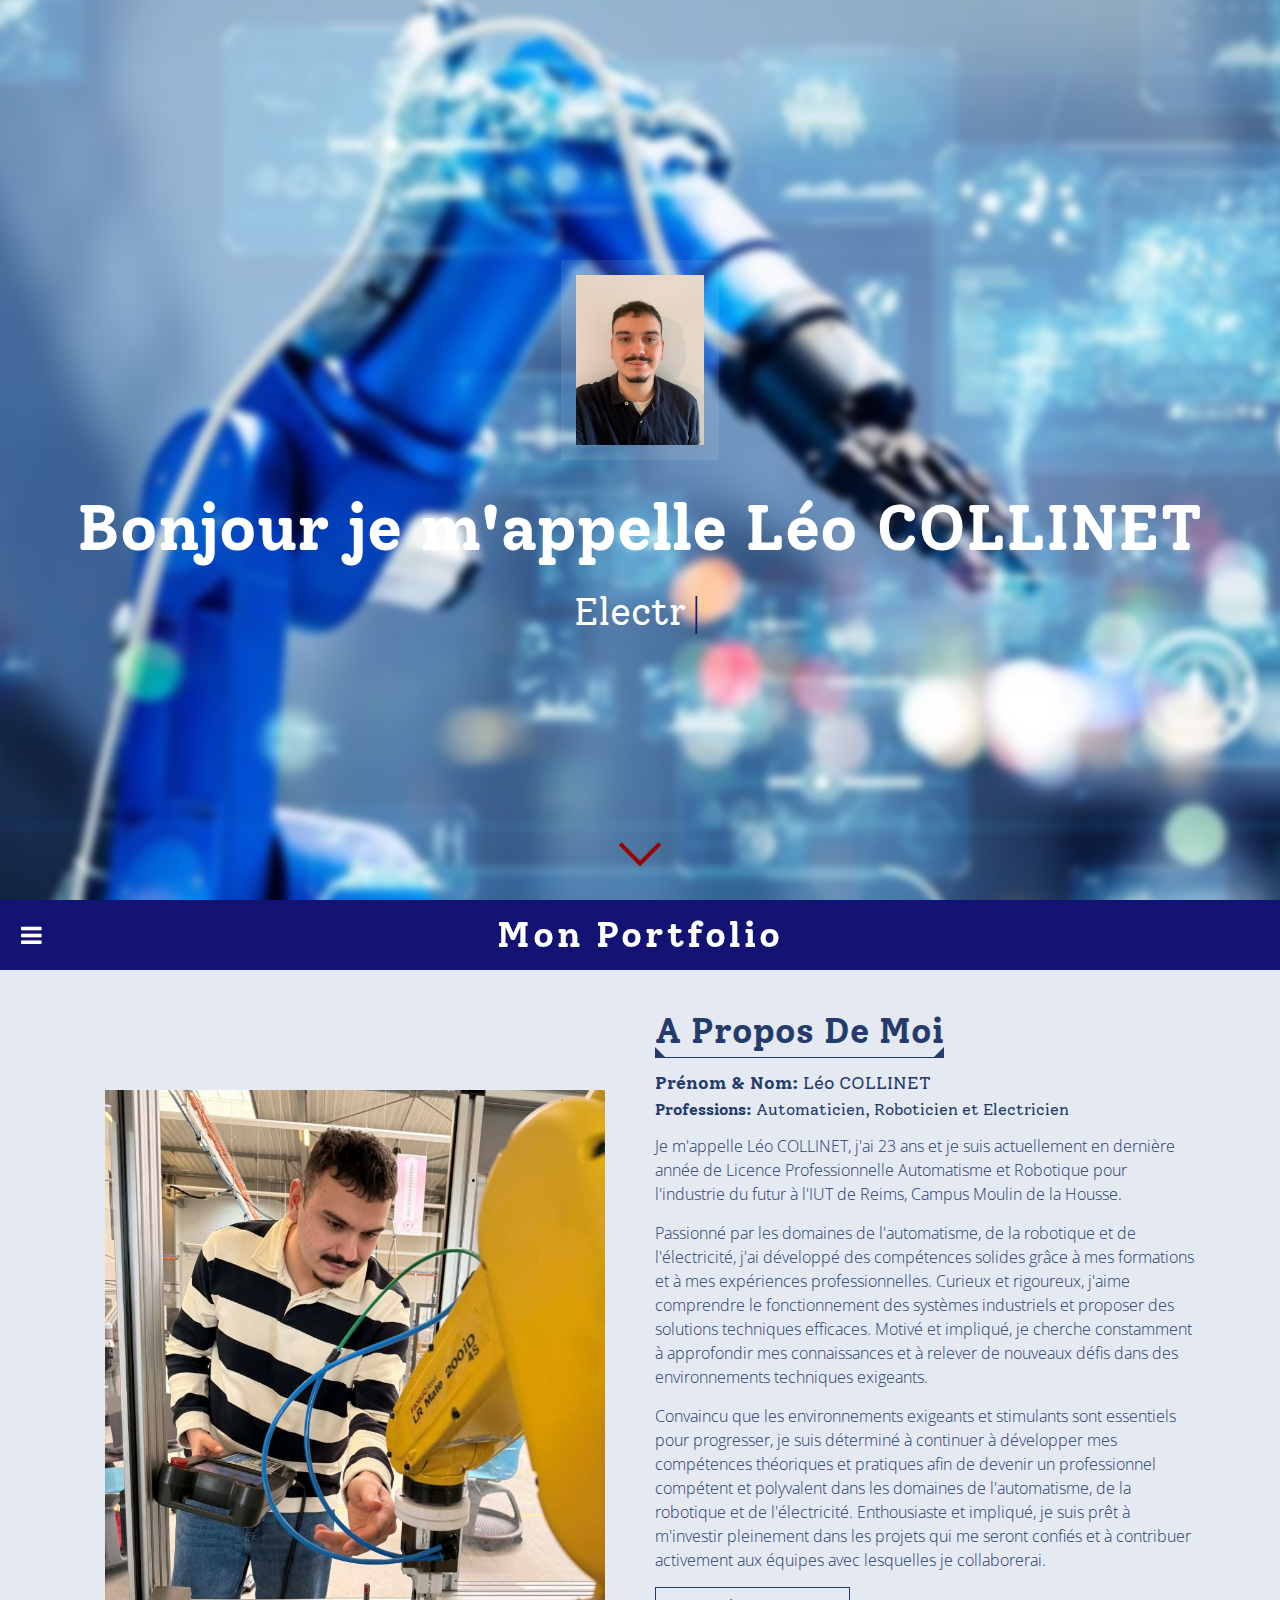
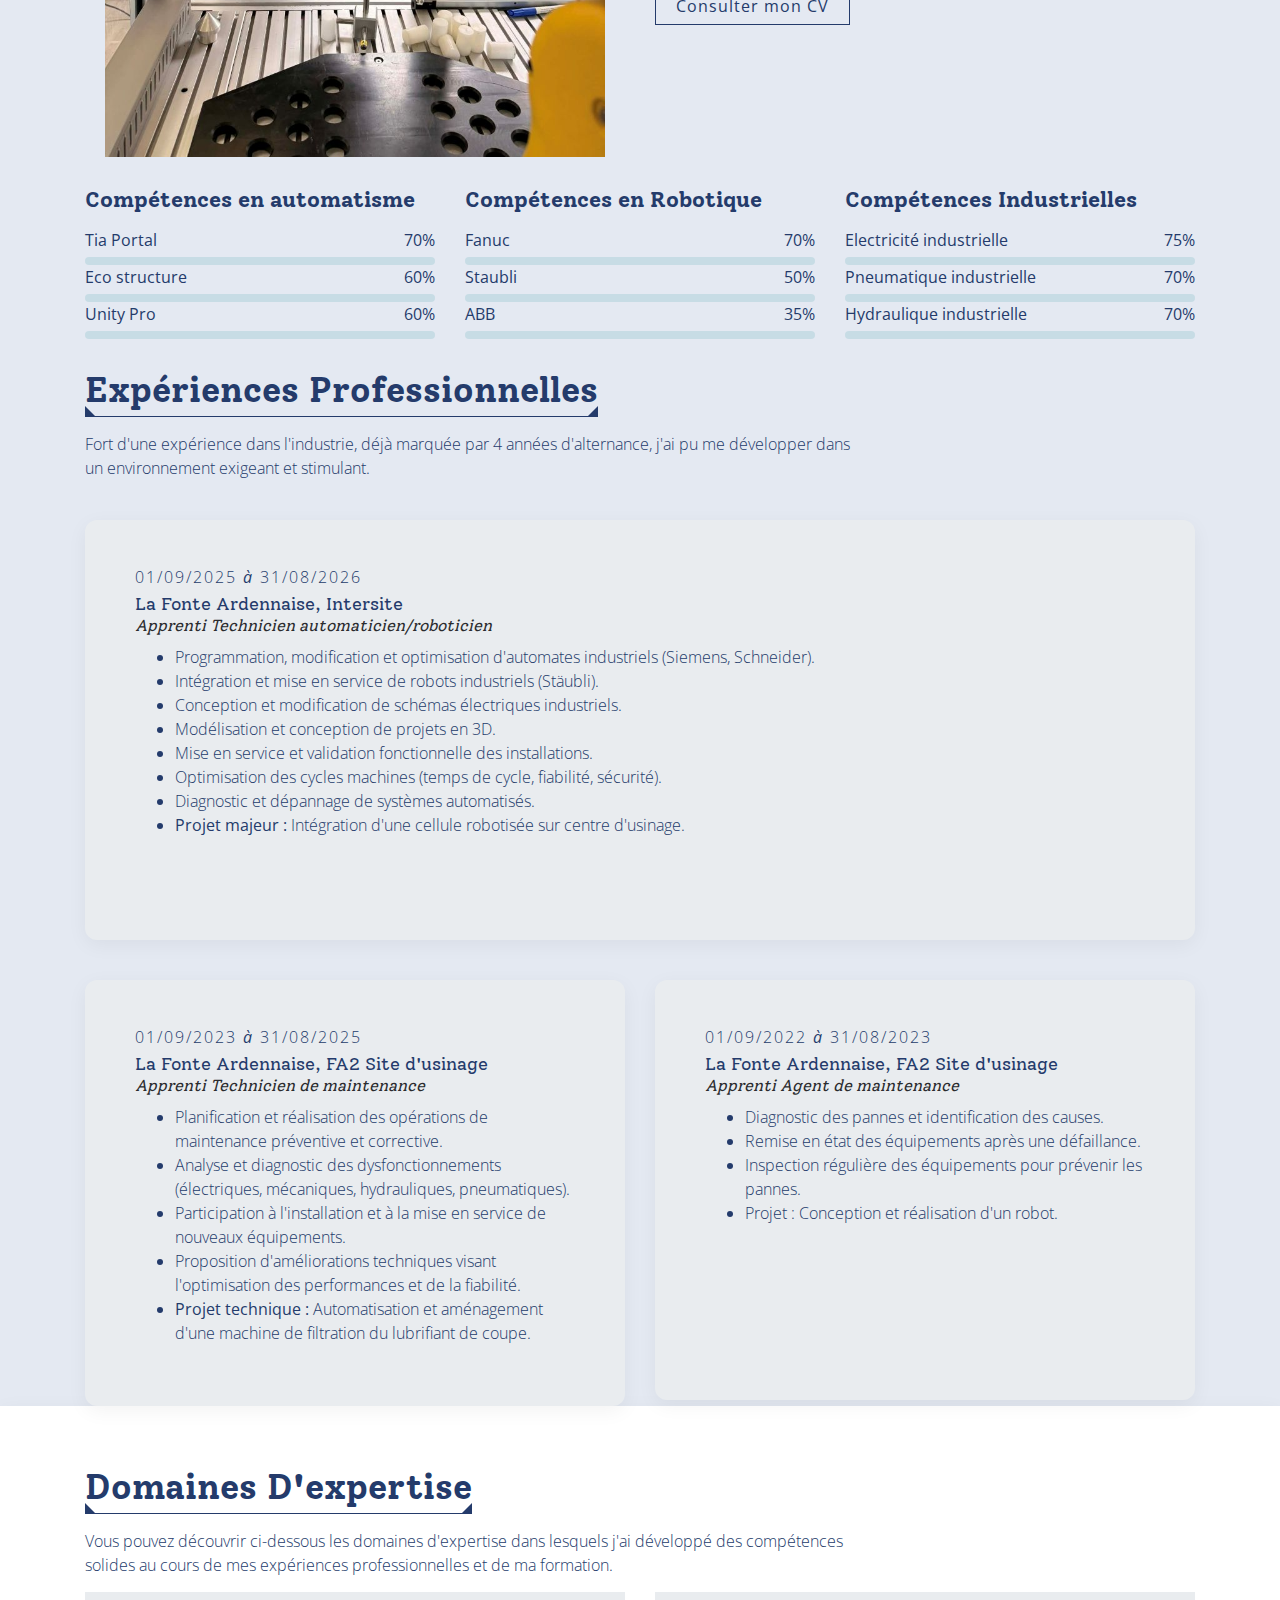
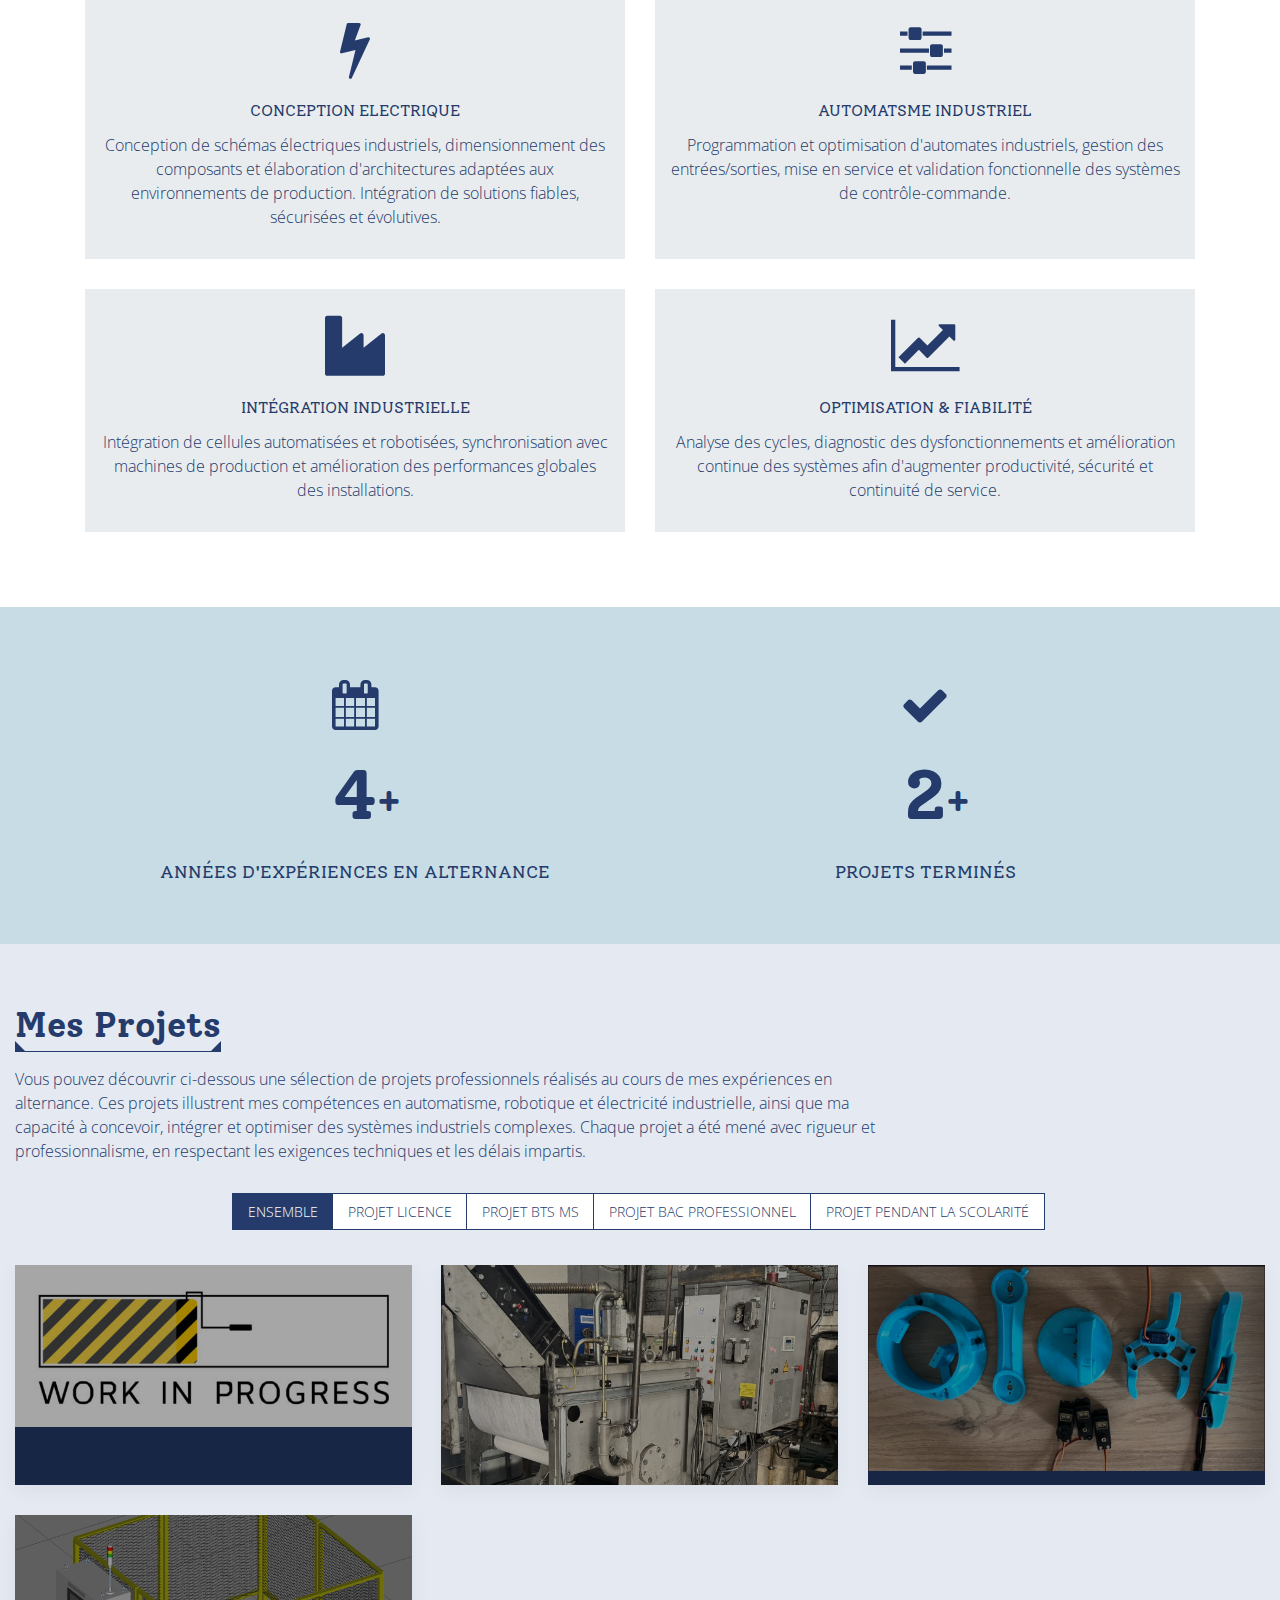
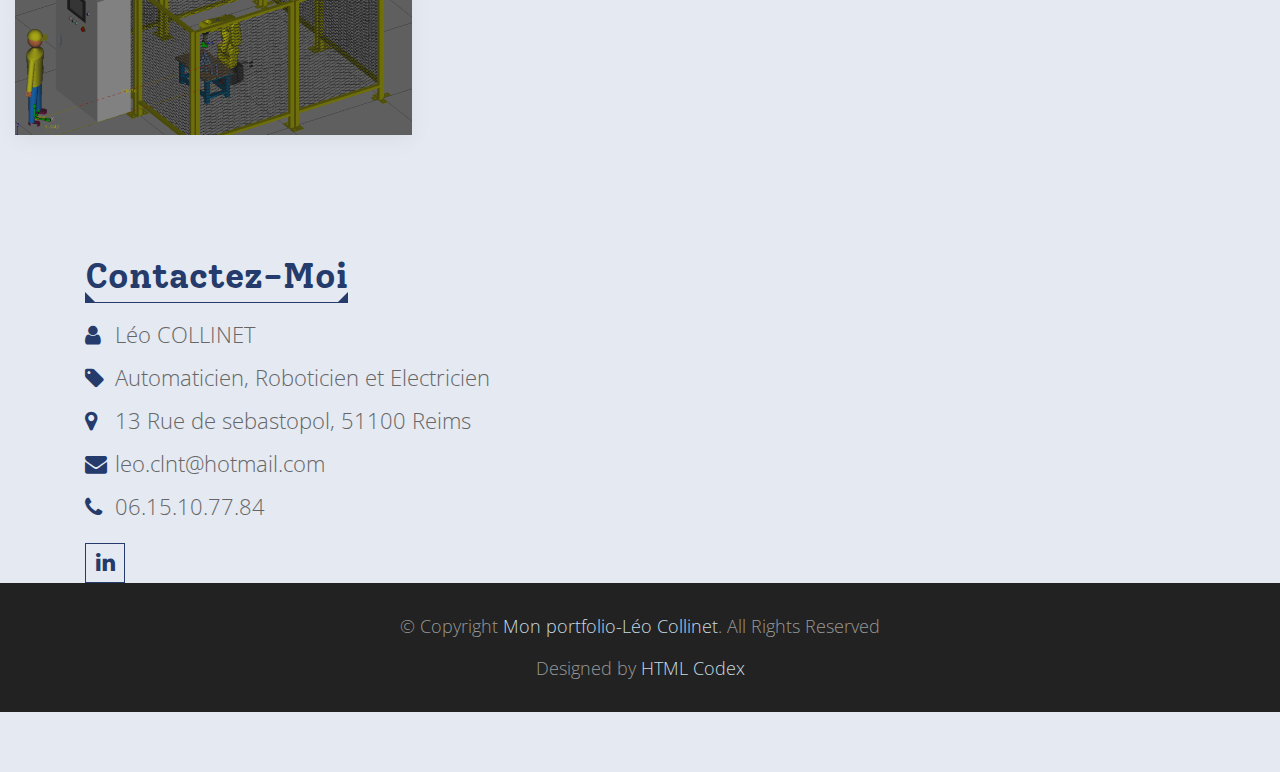
<file: index.html>
<!DOCTYPE html>
<html lang="fr">
    <head>
        <meta charset="utf-8">
        <title>Mon Portfolio - Léo COLLINET</title>
        <meta content="width=device-width, initial-scale=1.0" name="viewport">
        <meta content="Portfolio HTML Template" name="keywords">
        <meta content="Portfolio HTML Template" name="description">

        <!-- Favicon -->
        <link href="img/favicon.png" rel="icon">

        <!-- Google Fonts -->
        <link href="https://fonts.googleapis.com/css?family=Open+Sans:300,400|Solway:400,700&display=swap" rel="stylesheet"> 

        <!-- CSS Libraries -->
        <link href="https://stackpath.bootstrapcdn.com/bootstrap/4.4.1/css/bootstrap.min.css" rel="stylesheet">
        <link href="https://stackpath.bootstrapcdn.com/font-awesome/4.7.0/css/font-awesome.min.css" rel="stylesheet">
        <link href="lib/owlcarousel/assets/owl.carousel.min.css" rel="stylesheet">
        <link href="lib/lightbox/css/lightbox.min.css" rel="stylesheet">

        <!-- Fichier css -->
        <link href="css/style_v2.css" rel="stylesheet">
    </head>

<body>
    <!-- Accueil début -->
    <div class="top-header" id="top-header">
        <div class="container text-center">
            <div class="row">

                <div class="col-md-12">
                    <img src="img/photo-léo-pa.jpg" alt="Léo Collinet" />
                </div>

                <div class="col-md-12">
                    <h1>Bonjour je m'appelle Léo COLLINET</h1>
                </div>

                <div class="col-md-12">
                    <p>Electricien, Automaticien, Roboticien</p>
                    <h2></h2>
                </div>

            </div>
        </div>

        <!-- Flèche scroll -->
        <div class="scroll-down">
            <span></span>
        </div>

    </div>
    
        <!-- Accueil fin -->

        <!-- Navigation menu début -->
        <div class="header">
            <div class="container-fluid">

                <div class="logo pull-left">
                    <h1><a href="index.html">Mon Portfolio</a></h1>
                </div>

                <nav id="nav-menu-container">
                    <ul class="nav-menu">
                        <li><a href="#top-header">Page d'accueil</a></li>
                        <li><a href="#about">A propos de moi</a></li>
                        <li><a href="#experience">Expériences Professionnelles</a></li>
                        <li><a href="#services">Mes compétences</a></li>
                        <li><a href="#portfolio">Projets professionnels</a></li>    
                        <li><a href="#contact">Contactez-moi</a></li>
                    </ul>
                </nav>

                <nav class="nav social-nav pull-right d-none d-lg-inline">
                    <a href="https://www.linkedin.com/in/leo-collinet-395777365/ " target="_blank"><i class="fa fa-linkedin"></i></a>
                </nav>
            </div>
        </div>
        <!-- Navigation menu fin -->

        <!-- A propos de moi -->
        <div class="about" id="about">
            <div class="container">
                <div class="row">
                    <div class="col-md-6 col-lg-6">
                        <img class="img-léo-robot" src="img/léo-robot.jpg" />
                    </div>
                    

                    <div class="col-md-6 col-lg-6">
                        <header class="section-header">
                            <h2>A propos de moi</h2>
                        </header>
                        <h3><strong>Prénom & Nom:</strong> Léo COLLINET</h3>
                        <h4><strong>Professions:</strong> Automaticien, Roboticien et Electricien</h4>
                        <p>
                            Je m'appelle Léo COLLINET, j'ai 23 ans et je suis actuellement en dernière année de Licence Professionnelle Automatisme et Robotique pour l'industrie du futur à l'IUT de Reims, Campus Moulin de la Housse.
                        </p>
                        <p>
                            Passionné par les domaines de l'automatisme, de la robotique et de l'électricité, j'ai développé des compétences solides grâce à mes formations et à mes expériences professionnelles. Curieux et rigoureux, j'aime comprendre le fonctionnement des systèmes industriels et proposer des solutions techniques efficaces. Motivé et impliqué, je cherche constamment à approfondir mes connaissances et à relever de nouveaux défis dans des environnements techniques exigeants.
                        </p>
                        <p>
                            Convaincu que les environnements exigeants et stimulants sont essentiels pour progresser, je suis déterminé à continuer à développer mes compétences théoriques et pratiques afin de devenir un professionnel compétent et polyvalent dans les domaines de l'automatisme, de la robotique et de l'électricité. Enthousiaste et impliqué, je suis prêt à m'investir pleinement dans les projets qui me seront confiés et à contribuer activement aux équipes avec lesquelles je collaborerai.
                        </p>
                        <a href="pdf/cv_leo_collinet.pdf" target="_blank">Consulter mon CV</a>
                    </div>
                </div>

                <div class="row">
                    <div class="col-md-4">
                        <div class="skills">
                            <h3>Compétences en automatisme</h3>
                            <div class="skill-name">
                                <p>Tia Portal</p><p>70%</p>
                            </div>
                            <div class="progress">
                                <div class="progress-bar" role="progressbar" aria-valuenow="70" aria-valuemin="0" aria-valuemax="100"></div>
                            </div>
                            
                            <div class="skill-name">
                                <p>Eco structure</p><p>60%</p>
                            </div>
                            <div class="progress">
                                <div class="progress-bar" role="progressbar" aria-valuenow="60" aria-valuemin="0" aria-valuemax="100"></div>
                            </div>
                            
                            <div class="skill-name">
                                <p>Unity Pro</p><p>60%</p>
                            </div>
                            <div class="progress">
                                <div class="progress-bar" role="progressbar" aria-valuenow="60" aria-valuemin="0" aria-valuemax="100"></div>
                            </div>
                        </div>
                    </div>
                    <div class="col-md-4">
                        <div class="skills">
                            <h3>Compétences en Robotique</h3>
                            <div class="skill-name">
                                <p>Fanuc</p><p>70%</p>
                            </div>
                            <div class="progress">
                                <div class="progress-bar" role="progressbar" aria-valuenow="75" aria-valuemin="0" aria-valuemax="100"></div>
                            </div>
                            
                            <div class="skill-name">
                                <p>Staubli</p><p>50%</p>
                            </div>
                            <div class="progress">
                                <div class="progress-bar" role="progressbar" aria-valuenow="50" aria-valuemin="0" aria-valuemax="100"></div>
                            </div>
                            
                            <div class="skill-name">
                                <p>ABB</p><p>35%</p>
                            </div>
                            <div class="progress">
                                <div class="progress-bar" role="progressbar" aria-valuenow="30" aria-valuemin="0" aria-valuemax="100"></div>
                            </div>
                        </div>
                    </div>
                            <div class="col-md-4">
                            <div class="skills">
                            <h3>Compétences Industrielles</h3>
                            <div class="skill-name">
                                <p>Electricité industrielle</p><p>75%</p>
                            </div>
                            <div class="progress">
                                <div class="progress-bar" role="progressbar" aria-valuenow="75" aria-valuemin="0" aria-valuemax="100"></div>
                            </div>
                            
                            <div class="skill-name">
                                <p>Pneumatique industrielle</p><p>70%</p>
                            </div>
                            <div class="progress">
                                <div class="progress-bar" role="progressbar" aria-valuenow="70" aria-valuemin="0" aria-valuemax="100"></div>
                            </div>
                            
                            <div class="skill-name">
                                <p>Hydraulique industrielle</p><p>70%</p>
                            </div>
                            <div class="progress">
                                <div class="progress-bar" role="progressbar" aria-valuenow="70" aria-valuemin="0" aria-valuemax="100"></div>
                            </div>
                    </div>
                 </div>
              </div>
            </div>
        </div>
        <!-- A propos de moi fin -->

        <!-- Expériences pro début -->
        <div class="experience" id="experience">
            <div class="container">
                <header class="section-header">
                    <h3>Expériences Professionnelles</h3>
                    <p>  
Fort d'une expérience dans l'industrie, déjà marquée par 4 années d'alternance, j'ai pu me développer dans un environnement exigeant et stimulant.
                </header>
                <div class="row">
                    <div class="col-md-12">
                        <div class="exp-column">
                            <p class="exp-date">01/09/2025 <span>à</span> 31/08/2026</p>
                            <h4 class="exp-company">La Fonte Ardennaise, Intersite</h4>
                            <h4 class="exp-designation">Apprenti Technicien automaticien/roboticien</h4>
                            <ul class="exp-li">
                               <li>Programmation, modification et optimisation d'automates industriels (Siemens, Schneider).</li>
                               <li>Intégration et mise en service de robots industriels (Stäubli).</li>
                               <li>Conception et modification de schémas électriques industriels.</li>
                               <li>Modélisation et conception de projets en 3D.</li>
                               <li>Mise en service et validation fonctionnelle des installations.</li>
                               <li>Optimisation des cycles machines (temps de cycle, fiabilité, sécurité).</li>
                               <li>Diagnostic et dépannage de systèmes automatisés.</li>
                               <li><strong>Projet majeur :</strong> Intégration d'une cellule robotisée sur centre d'usinage.</li>
                            </ul>

                        </div>
                    </div>
                    <div class="col-md-6">
                        <div class="exp-column">
                            <p class="exp-date">01/09/2023 <span>à</span> 31/08/2025</p>
                            <h4 class="exp-company">La Fonte Ardennaise, FA2 Site d'usinage</h4>
                            <h4 class="exp-designation">Apprenti Technicien de maintenance</h4>
                            <ul class="exp-list">
                                <li>Planification et réalisation des opérations de maintenance préventive et corrective.</li>
                                <li>Analyse et diagnostic des dysfonctionnements (électriques, mécaniques, hydrauliques, pneumatiques).</li>
                                <li>Participation à l'installation et à la mise en service de nouveaux équipements.</li>
                                <li>Proposition d'améliorations techniques visant l'optimisation des performances et de la fiabilité.</li>
                                <li><strong>Projet technique :</strong> Automatisation et aménagement d'une machine de filtration du lubrifiant de coupe.</li>
                              </ul>
                        </div>
                    </div>
                    <div class="col-md-6">
                        <div class="exp-column">
                            <p class="exp-date">01/09/2022 <span>à</span> 31/08/2023</p>
                            <h4 class="exp-company">La Fonte Ardennaise, FA2 Site d'usinage</h4>
                            <h4 class="exp-designation">Apprenti Agent de maintenance</h4>
                            <ul class="exp-li">
                                <li>Diagnostic des pannes et identification des causes.</li>
                                <li>Remise en état des équipements après une défaillance.</li>
                                <li>Inspection régulière des équipements pour prévenir les pannes.</li>
                                <li>Projet : Conception et réalisation d'un robot.</li>
                                </ul>
                        </div>
                    </div>
                </div>
            </div>
        </div>
        <!-- Expériences pro fin -->

        <!-- Domaines d'éxpertise début  -->
        <div class="services" id="services">
            <div class="container">
                <header class="section-header">
                    <h3>Domaines d'expertise</h3>
                    <p>
                        Vous pouvez découvrir ci-dessous les domaines d'expertise dans lesquels j'ai développé des compétences solides au cours de mes expériences professionnelles et de ma formation.
                    </p>
                </header>
                <div class="row">
                    <div class="col-sm-6 col-md-6">
                        <div class="single-service">
                            <span></span>
                            <div class="service-icon"><i class="fa fa-bolt "></i></div>
                            <h4>Conception Electrique</h4>
                            <p>Conception de schémas électriques industriels, dimensionnement des composants et élaboration d'architectures adaptées aux environnements de production. Intégration de solutions fiables, sécurisées et évolutives.</p>
                        </div>
                    </div>
                    <div class="col-sm-6 col-md-6">
                        <div class="single-service">
                            <span></span>
                            <div class="service-icon"> <i class="fa fa-sliders"></i> </div>
                            <h4>Automatsme industriel</h4>
                            <p>Programmation et optimisation d'automates industriels, gestion des entrées/sorties, mise en service et validation fonctionnelle des systèmes de contrôle-commande.</p>
                        </div>
                    </div>
                    <div class="col-sm-6 col-md-6">
                        <div class="single-service">
                            <span></span>
                            <div class="service-icon"> <i class="fa fa-industry"></i> </div>
                            <h4>Intégration industrielle</h4>
                            <p>Intégration de cellules automatisées et robotisées, synchronisation avec machines de production et amélioration des performances globales des installations.</p>
                        </div>
                    </div>
                    <div class="col-sm-6 col-md-6">
                        <div class="single-service">
                            <span></span>
                            <div class="service-icon"> <i class="fa fa-line-chart"></i> </div>
                            <h4>Optimisation & Fiabilité</h4>
                            <p>Analyse des cycles, diagnostic des dysfonctionnements et amélioration continue des systèmes afin d'augmenter productivité, sécurité et continuité de service.</p>
                        </div>
                    </div>
                </div>
            </div>
        </div>
        <!-- Domaines d'expetise fin -->

        <!-- Compteur début -->
        <div class="counters">
            <div class="container">
                <div class="row">
                    <div class="col-md-6 col-sm-6">
                        <div class="counter">
                            <div class="counter-icon-box"><i class="fa fa-calendar"></i></div>
                            <div class="number animateNumber" data-toggle="counter-up"> <span>4</span></div>
                            <h4 class="font-weight">Années d'expériences en alternance</h4>
                        </div>
                    </div>
                    <div class="col-md-6 col-sm-6">
                        <div class="counter">
                            <div class="counter-icon-box"><i class="fa fa-check"></i></div>
                            <div class="number animateNumber" data-toggle="counter-up"> <span>2</span></div>
                            <h4 class="font-weight">Projets terminés</h4>
                        </div>
                    </div>
                </div>
            </div>
        </div>
        <!-- Compteur fin -->

        <!-- Porjets pro début -->
         <div class="portfolio" id="portfolio">
    <div class="container-fluid">
        <header class="section-header">
            <h3 class="section-title">Mes projets</h3>
            <p>
                Vous pouvez découvrir ci-dessous une sélection de projets professionnels réalisés au cours de mes expériences en alternance. Ces projets illustrent mes compétences en automatisme, robotique et électricité industrielle, ainsi que ma capacité à concevoir, intégrer et optimiser des systèmes industriels complexes. Chaque projet a été mené avec rigueur et professionnalisme, en respectant les exigences techniques et les délais impartis.
            </p>
        </header>

        <div class="row">
            <div class="col-lg-12">
                <ul id="portfolio-flters">
                    <li data-filter="*" class="filter-active">Ensemble</li>
                    <li data-filter=".projet_licence">Projet Licence</li>
                    <li data-filter=".projet_bts">Projet BTS MS</li>
                    <li data-filter=".projet_bacpro">Projet Bac professionnel</li>
                    <li data-filter=".projet_scolarite">Projet pendant la scolarité</li>
                </ul>
            </div>
        </div>

        <div class="row portfolio-container">
            <div class="col-lg-4 col-md-6 portfolio-item projet_licence">
                <div class="portfolio-wrap">
                    <figure>
                        <img src="img/wip_projet_licence.png" class="img-fluid" alt="">
                        <a href="img/wip_projet_licence.png" class="link-preview" data-lightbox="portfolio" data-title="" title="Preview">
                            <i class="fa fa-eye"></i>
                        </a>
                        <a href="projet licence/projet_licence.html" target="_blank" class="link-details" title="Plus de détails">
                            <i class="fa fa-link"></i>
                        </a>
                        <h4 class="portfolio-title">
                            Intégration robotique Centre d'usinage H5000 <span>Projet Licence ARIF</span>
                        </h4>
                    </figure>
                </div>
            </div>
                        <div class="col-lg-4 col-md-6 portfolio-item projet_bts">
                <div class="portfolio-wrap">
                    <figure>
                        <img src="img/projet_knoll.JPEG" class="img-fluid" alt="">
                        <a href="img/projet_knoll.JPEG" data-lightbox="portfolio" data-title="Projet BTS : Filtration Lubrifiant de coupe" class="link-preview" title="Avant première">
                            <i class="fa fa-eye"></i>
                        </a>
                        <a href="projet filtration/projet_filtration.html" target="_blank" class="link-details" title="Plus de détails">
                            <i class="fa fa-link"></i>
                        </a>
                        <h4 class="portfolio-title">
                            Filtration Lubrifiant de coupe <span>Projet BTS</span>
                        </h4>
                    </figure>
                </div>
            </div>

                        <div class="col-lg-4 col-md-6 portfolio-item projet_bacpro">
                <div class="portfolio-wrap">
                    <figure>
                        <img src="img/projet-robot_3d.png" class="img-fluid" alt="">
                        <a href="img/projet-robot_3d.png" data-lightbox="portfolio" data-title="Projet Bac professionnel : Robot 3D" class="link-preview" title="Avant première">
                            <i class="fa fa-eye"></i>
                        </a>
                        <a href="projet bac pro/projet_bac_pro.html" target="_blank" class="link-details" title="Plus de détails">
                            <i class="fa fa-link"></i>
                        </a>
                        <h4 class="portfolio-title">
                            Robot réalisé en 3D <span>Projet Bac professionnel</span>
                        </h4>
                    </figure>
                </div>
            </div>

            <div class="col-lg-4 col-md-6 portfolio-item projet_scolarite">
                <div class="portfolio-wrap">
                    <figure>
                        <img src="img/tp_robot_simu.png" class="img-fluid" alt="">
                        <a href="img/tp_robot_simu.png" class="link-preview" data-lightbox="portfolio" data-title="Aliquam id sapien lorem" title="Preview">
                            <i class="fa fa-eye"></i>
                        </a>
                        <a href="projet scolarité/projet_scolarite.html" target="_blank" class="link-details" title="Plus de détails">
                            <i class="fa fa-link"></i>
                        </a>
                        <h4 class="portfolio-title">
                            Simulation Robotique <span>Projet Scolarité</span>
                        </h4>
                    </figure>
                </div>
            </div>

        </div>
    </div>
</div>

        <!-- Projets pro fin -->

        <!-- Contactez-moi début -->
        <div class="contact" id="contact">
            <div class="container">
                <div class="section-header">
                    <h3>Contactez-moi</h3>
                </div>

                <div class="row">
                    <div class="col-md-12">
                        <div class="contact-info">
                            <p><i class="fa fa-user"></i>Léo COLLINET</p>
                            <p><i class="fa fa-tag"></i>Automaticien, Roboticien et Electricien</p>
                            <p><i class="fa fa-map-marker"></i>13 Rue de sebastopol, 51100 Reims</p>
                            <p><i class="fa fa-envelope"></i><a href="mailto:leo.clnt@hotmail.com">leo.clnt@hotmail.com</a></p>
                            <p><i class="fa fa-phone"></i><a href="tel:+33615107784">06.15.10.77.84</a></p>
                            <div class="social">
                                <a href="https://www.linkedin.com/in/leo-collinet-395777365/ " target="_blank"><i class="fa fa-linkedin"></i></a>

                        </div>
                    </div>
                </div>
            </div>
        </div>
        <!-- Contactez-moi fin -->

        <!-- Fin de page -->
        <div class="footer">
            <div class="container">
                <div class="copyright">
                    <p>&copy; Copyright <a href="#">Mon portfolio-Léo Collinet</a>. All Rights Reserved</p>

                    <!--/*** The author’s attribution link must remain intact in the template. ***/-->
                    <!--/*** If you wish to remove this credit link, please purchase the Pro Version . ***/-->
                    <p>Designed by <a href="https://htmlcodex.com">HTML Codex</a></p>
                </div>
            </div>
        </div>
        <!-- Fin de page -->
        
        <!-- Back to Top -->
        <a href="#" class="back-to-top"><i class="fa fa-chevron-up"></i></a>

        <!-- JavaScript Libraries -->
        <script src="https://code.jquery.com/jquery-3.4.1.min.js"></script>
        <script src="https://stackpath.bootstrapcdn.com/bootstrap/4.4.1/js/bootstrap.bundle.min.js"></script>
        <script src="lib/typed/typed.min.js"></script>
        <script src="lib/easing/easing.min.js"></script>
        <script src="lib/stickyjs/sticky.js"></script>
        <script src="lib/superfish/hoverIntent.js"></script>
        <script src="lib/superfish/superfish.min.js"></script>
        <script src="lib/waypoints/waypoints.min.js"></script>
        <script src="lib/counterup/counterup.min.js"></script>
        <script src="lib/owlcarousel/owl.carousel.min.js"></script>
        <script src="lib/isotope/isotope.pkgd.min.js"></script>
        <script src="lib/lightbox/js/lightbox.min.js"></script>

        <!-- Template Javascript -->
        <script src="js/main.js"></script>
    </body>
</html>
</file>
<file: css/style_v2.css>
/* ============================= */
/* -------- General CSS -------- */
/* ============================= */

body {
    color: #243B6B;
    font-family: 'Open Sans', sans-serif;
    font-weight: 300;
    background: #E4E9F2;
}

a {
    color: #c7dce5;
    transition: 0.5s;
}

a:hover,
a:active,
a:focus {
    color: #666666;
    outline: none;
    text-decoration: none;
}

p {
    padding: 0;
    margin: 0 0 15px 0;
}

h1,
h2,
h3,
h4,
h5,
h6 {
    font-family: 'Solway', serif;
    color: #243B6B;
    margin: 0 0 15px 0;
    padding: 0;
}

.back-to-top {
    position: fixed;
    display: none;
    background: #5B84C4;
    color: #ffffff;
    width: 44px;
    height: 44px;
    text-align: center;
    line-height: 1;
    font-size: 16px;
    border-radius: 50%;
    right: 15px;
    bottom: 15px;
    transition: background 0.5s;
    z-index: 11;
}

.back-to-top i {
    padding-top: 12px;
    color: #ffffff;
}



/* ============================= */
/* ------ Top Header CSS ------- */
/* ============================= */

.top-header {
    display: table;
    position: relative;
    width: 100%;
    height: 100vh;
    color: #131373;
}

.top-header:after {
    content: '';
    position: absolute;
    inset:-50px;
    background: url(../img/fond-home.jpg) center center no-repeat;
    background-size: cover;
    filter: blur(4px);
    z-index: -1;
    animation: moveBackground 12s ease-in-out infinite alternate;
}

@keyframes moveBackground {
    0% {
        transform: scale(1) translate(0, 0);
    }
    50% {
        transform: scale(1.1) translate(-2%, -2%);
    }
    100% {
        transform: scale(1) translate(2%, 2%);
    }
}

.top-header .container {
    position: relative;
    text-align: center;
    display: table-cell;
    vertical-align: middle;
    width: 100%;
}

.top-header img {
    height: 200px;
    margin-bottom: 30px;
    border: 15px solid rgba(256, 256, 256, .1);
}

.top-header h1 {
    font-size: 5vw;
    font-weight: 700;
    color: #FFFFFF;
}

.top-header p {
    display: none;
}

.top-header h2 {
    display: inline-block;
    margin: 0;
    height: 40px;
    font-size: 3vw;
    font-weight: 400;
    color: #FFFFFF;
}

.top-header .typed-cursor {
    font-size: 3vw;
}

.scroll-down {
    position: absolute;
    bottom: 40px;
    left: 50%;
    transform: translateX(-50%);
    text-decoration: none;
}

.scroll-down span {
    display: block;
    width: 30px;
    height: 30px;
    border-bottom: 4px solid #9b0000;
    border-right: 4px solid #9b0000;
    transform: rotate(45deg);
    animation: scrollMove 1.8s infinite;
}

@keyframes scrollMove {
    0% {
        opacity: 0;
        transform: rotate(45deg) translate(-10px, -10px);
    }
    50% {
        opacity: 1;
        transform: rotate(45deg) translate(0px, 0px);
    }
    100% {
        opacity: 0;
        transform: rotate(45deg) translate(10px, 10px);
    }
}


/* ============================= */
/* -------- Header CSS --------- */
/* ============================= */

.header {
    background: #131373;
    min-height: 70px;
    display: flex;
align-items: center;
}

.header {
    position: sticky;
    top: 0;
    z-index: 1000;
}

.header .container {
    position: relative;   
}

.header .logo {
    margin: 0 25px 0 0;
}

.header .logo h1 {
    font-size: 36px;
    margin: 0;
    padding: 2px 0;
    line-height: 1;
    font-weight: 700;
    letter-spacing: 3px;
    color: #ffffff;
}

.header .logo h1 a,
.header .logo h1 a:hover {
    color: #ffffff;
}

@media (max-width: 768px) {
    .header {
        height: 50px;
    }
    
    .header .logo {
        margin: 10px 0 0 0;
    }
    
    .header .logo h1 {
        padding: 2px 0;
        font-size: 26px;
    }
}

.header .social-nav {
    margin-top: 15px;
}

.header .social-nav a {
    font-size: 24px;
    margin-left: 15px;
    color: #243B6B;
}

.header .social-nav a:hover {
    color: rgba(255, 255, 255, 0.75);
}



.header .container-fluid {
    display: flex;
    align-items: center;
    justify-content: space-between;
}

#nav-menu-container {
    flex: 1;
    display: flex;
    justify-content: center;
}

.logo {
    flex: 0 0 auto;
}

.social-nav {
    flex: 0 0 auto;
}


.nav-menu, .nav-menu * {
    margin: 0;
    padding: 0;
    list-style: none;
}

.nav-menu ul {
    position: absolute;
    display: none;
    top: 100%;
    left: 0;
    z-index: 99;
}

.nav-menu li {
    position: relative;
    white-space: nowrap;
}

.nav-menu {
    display: flex;
    gap: 15px; 
    align-items: center;
}

.nav-menu li {
    list-style: none;
}

.nav-menu li:hover > ul,
.nav-menu li.sfHover > ul {
    display: block;
}

.nav-menu ul ul {
    top: 0;
    left: 100%;
}

.nav-menu ul li {
    min-width: 180px;
}

.sf-arrows .sf-with-ul {
    padding-right: 30px;
}

.sf-arrows .sf-with-ul:after {
    content: "\f107";
    position: absolute;
    right: 15px;
    font-family: FontAwesome;
    font-style: normal;
    font-weight: normal;
}

.sf-arrows ul .sf-with-ul:after {
    content: "\f105";
}

#nav-menu-container {
    margin: 0;
}


@media (max-width: 768px) {
    #nav-menu-container {
        display: none;
    }
}

.nav-menu a {
    padding: 18px 15px;
    text-decoration: none;
    display: inline-block;
    color: #ffffff;
    font-weight: 400;
    font-size: 18px;
    outline: none;
}

.nav-menu a:hover,
.nav-menu li:hover > a,
.nav-menu .menu-active > a {
    color: #000000;
}

.nav-menu ul {
    margin: 7px 0 0 15px;
    -webkit-box-shadow: 0px 0px 1px 1px rgba(0, 0, 0, 0.08);
    box-shadow: 0px 0px 1px 1px rgba(0, 0, 0, 0.08);
}

.nav-menu ul li {
    background: #ffffff;
    border-top: 1px solid #f4f4f4;
}

.nav-menu ul li:first-child {
    border-top: 0;
}

.nav-menu ul li:hover {
    background: #AF9483;
    -webkit-transition: 0.3s;
    -o-transition: 0.3s;
    transition: 0.3s;
}

.nav-menu ul li a {
    color: #333333;
    -webkit-transition: none;
    -o-transition: none;
    transition: none;
    padding: 10px 15px;
}

.nav-menu ul li a:hover {
    color: #ffffff;
}

.nav-menu ul ul {
    margin: 0;
}
#mobile-nav {
    position: fixed;
    top: 0;
    left: 0;
    width: 260px;
    height: 100%;
    padding-top: 70px;

    background: rgba(12, 12, 46, 0.75);
    backdrop-filter: blur(12px);
    -webkit-backdrop-filter: blur(12px);

    transform: translateX(-100%);
    transition: transform 0.35s ease;
    z-index: 9998;
}

#mobile-nav-toggle i {
    color: #fff;
}

@media (max-width: 1400px) {
    #mobile-nav-toggle {
        display: inline;
    }
    
    .logo {
        width: 100%;
        text-align: center;
    }
}

#mobile-nav-toggle {
    position: absolute;
    left: 15px;
    top: 50%;
    transform: translateY(-50%);
    border: 0;
    background: none;
    font-size: 24px;
    outline: none;
    cursor: pointer;
    z-index: 1001;
    display: none;
}

@media (max-width: 1400px) {
    #mobile-nav-toggle {
        display: block !important;
    }
}

#mobile-nav ul {
    padding: 0;
    margin: 0;
    list-style: none;
}

#mobile-nav ul li {
    position: relative;
}

#mobile-nav ul li a {
    color: #ffffff;
    font-size: 16px;
    overflow: hidden;
    padding: 10px 22px 10px 15px;
    position: relative;
    text-decoration: none;
    width: 100%;
    display: block;
    outline: none;
}

#mobile-nav ul li a:hover {
    color: #ffffff;
}

#mobile-nav ul li li {
    padding-left: 30px;
}

#mobile-nav ul .menu-has-children i {
    position: absolute;
    right: 0;
    z-index: 99;
    padding: 15px;
    cursor: pointer;
    color: #ffffff;
}

#mobile-nav ul .menu-has-children i.fa-chevron-up {
    color: #AF9483;
}

#mobile-nav ul .menu-item-active {
    color: #AF9483;
}

#mobile-body-overly {
    width: 100%;
    height: 100%;
    z-index: 997;
    top: 0;
    left: 0;
    position: fixed;
    background: rgba(0, 0, 0, 0.6);
    display: none;
}

body.mobile-nav-active #mobile-nav {
    transform: translateX(0);
}

body.mobile-nav-active #mobile-nav {
    left: 0;
}

body.mobile-nav-active #mobile-nav-toggle {
    color: #ffffff;
}

#mobile-nav ul li a {
    padding: 16px 20px;
    transition: background 0.2s ease;
}

#mobile-nav ul li a:active {
    background: rgba(255,255,255,0.1);
}

#mobile-nav .mobile-linkedin {
    margin-top: 20px;
    border-top: 1px solid rgba(255,255,255,0.2);
    padding-top: 15px;
}

#mobile-nav .mobile-linkedin a {
    display: flex;
    align-items: center;
    gap: 10px;
    font-weight: 500;
}


/* ============================= */
/* ------- Header Title -------- */
/* ============================= */

.section-header h2,
.section-header h3 {
    display: inline-block;
    color: #243B6B;
    font-size: 35px;
    text-transform: capitalize;
    text-align: left;
    font-weight: 700;
    position: relative;
    padding-bottom: 5px;
    border-bottom: 1px solid #243B6B;
}

.section-header h2::before,
.section-header h3::before {
    content: '';
    position: absolute;
    display: block;
    width: 0;
    height: 0;
    bottom: 0px;
    right: 0;
    border-top: 10px solid;
    border-right: 10px solid;
    border-color: transparent #243B6B;
}

.section-header h2::after,
.section-header h3::after {
    content: '';
    position: absolute;
    display: block;
    width: 0;
    height: 0;
    bottom: 0px;
    left: 0;
    border-top: 10px solid;
    border-left: 10px solid;
    border-color: transparent #243B6B;
}

.section-header p {
    text-align: left;
    padding-bottom: 0px;
}

@media (min-width: 992px) {
    .section-header p {
        width: 70%;
    }
}



/* ============================= */
/* ------- About Me CSS -------- */
/* ============================= */

.about {
    margin-top: 40px;
}



.about .row {
    margin-bottom: 30px;
}

.about img {
    width: 100%;
    max-width: 500px;
    height: auto;
    display: block;
    margin: 35px auto 0 auto;
    margin-top: 80px;
}

.about .col-md-6.col-lg-4 {
    padding-left: 0;
}

.about h3 {
    font-size: 18px;
    font-weight: 400;
    margin-bottom: 5px;
}

.about h4 {
    font-size: 16px;
    font-weight: 400;
}

.about p {
    font-size: 16px;
    font-weight: 300;
}

.about a {
    display: inline-block;
    padding: 6px 20px;
    color: #243B6B;
    font-size: 16px;
    font-weight: 400;
    letter-spacing: 1px;
    border: 1px solid #243B6B;
}

.about a:hover {
    color: #c7dce5;
    background: #243B6B;
}

.about .skills h3 {
    font-size: 22px;
    font-weight: 700;
    color: #243B6B;
    margin-bottom: 15px;
}

.about .skill-name {
    position: relative;
    width: 100%;
}

.about .skill-name p {
    display: inline-block;
    margin-bottom: 5px;
    font-size: 16px;
    font-weight: 400;
}

.about .skill-name p:last-child {
    float: right;
}

.about .progress {
    border-radius: 20px;
overflow: hidden;
height: 8px;
    background: #c7dce5;
}

.about .progress .progress-bar {
    background: #243B6B;
    border-radius: 20px;
}

.about .col-md-6 {
    min-height: 400px;
}

.header {
    position: sticky;
    top: 0;
    z-index: 1000;
}
/* ============================= */
/* ------- Experience CSS ------ */
/* ============================= */

.experience {
    position: relative;
    padding: 0;
}

.experience .section-header p {
    margin:0;
}

.experience .exp-column {
    margin-top: 40px;
    padding: 45px 50px;
    background: #e9ecef;
    border-radius: 12px;
    box-shadow: 0 10px 25px rgba(0,0,0,0.05);
    min-height: 420px;
    display: flex;
    flex-direction: column;
}


.experience .exp-column::before {
    position: absolute;
    content: "";
    height: 3px;
    top: 30px;
    right: 100%;
    left: 15px;
    background: #243B6B;
}

.experience .exp-column::after {
    position: absolute;
    content: "";
    height: 3px;
    bottom: 0;
    right: 15px;
    left: 100%;
    background: #243B6B;
}

.experience .exp-column:hover::before {
    transition: .3s;
    right: 15px;
    color: #243B6B;
}

.experience .exp-column:hover::after {
    transition: .3s;
    left: 15px;
}

.experience .exp-date {
    margin-bottom: 5px;
    color: #243B6B;
    font-size: 16px;
    font-weight: 300;
    letter-spacing: 2px;
}

.experience .exp-date span {
    font-weight: 400;
    font-style: italic;
}

.experience .exp-company {
    margin-bottom: 0;
    color: #243B6B;
    font-size: 18px;
    font-weight: 400;
}

.experience .exp-designation {
    margin-bottom: 10px;
    color: #2a2b2e;
    font-size: 16px;
    font-weight: 400;
    font-style: italic;
}

.experience .exp-detail {
    margin-bottom: 0;
    color: #243B6B
}



/* ============================= */
/* -------- Services CSS ------- */
/* ============================= */

.services {
    padding: 60px 0;
    text-align: center;
    background: #ffffff;
    
}

.services .section-header {
    text-align: left;
}

.services .section-header p {
    margin:0;
}

.services .col-md-6 {
    padding-left: 15px;
    padding-right: 15px;
}

.services .col-sm-6,
.services .col-md-6 {
    padding: 15px;
}


.services .single-service {
    position: relative;
    padding: 25px 15px 30px 15px;
    background: #e9ecef;
    display: flex;
    flex-direction: column;
    height: 100%;
}


.services .single-service::before {
    position: absolute;
    content: "";
    height: 3px;
    top: 0;
    right: 100%;
    left: 0;
    background: #243B6B;
}

.services .single-service::after {
    position: absolute;
    content: "";
    height: 3px;
    bottom: 0;
    right: 0;
    left: 100%;
    background: #243B6B;
}

.services .single-service:hover::before {
    transition: .3s;
    right: 0;
}

.services .single-service:hover::after {
    transition: .3s;
    left: 0;
}

.services .single-service .service-icon {
    font-size: 60px;
    line-height: 60px;
    margin: 0 auto 20px;
    text-align: center;
    width: 120px;
    color: #243B6B;
}

.services .single-service h4,
.services .single-service h4 a {
    font-size: 16px;
    font-weight: 400;
    line-height: 24px;
    letter-spacing: 0;
    text-transform: uppercase;
    margin-bottom: 10px;
    color: #243B6B;
}

.services .single-service p {
    margin-bottom: 0;
}

.services .single-service span {
    position: absolute;
    height: 100%;
    width: 0;
    top: 0;
    left: 0;
    overflow: hidden;
    transition: 0.5s;
}



/* ============================= */
/* -------- Counter CSS -------- */
/* ============================= */

.counters {
    padding: 60px 0;
    position: relative;
    text-align: center;
    color: #ffffff;
    background: #c7dce5;
}

.counters .counter .counter-icon-box {
    color: #243B6B;
    margin: 0;
    font-size: 50px;
    transition: all 400ms linear 0s;
}

.counters .counter:hover .counter-icon-box {
    transform: translateY(-15px);
}

.counters .counter .number {
    font-size: 70px;
    margin: 0 0 15px;
    color: #243B6B;
    font-weight: 700;
    font-family: 'Solway', serif;
}

.counters .number:after {
    color: #243B6B;
    content: "+";
    font-size: 40px;
    position: absolute;
    top: calc(50% + 25px);
    -webkit-transform: translateY(-50%);
    transform: translateY(-50%);
}

.counters .counter h4 {
    margin: 0;
    color: #243B6B;
    font-size: 18px;
    font-weight: 400;
    text-transform: uppercase;
}



/* ============================= */
/* ------- Portfolio CSS ------- */
/* ============================= */

.portfolio {
    position: relative;
    clear: both;
    padding: 60px 0 30px 0;
}

.portfolio .section-header p {
    margin-bottom: 30px;
}

.portfolio #portfolio-flters {
    padding: 0;
    margin: -15px 0 30px 0;
    list-style: none;
    text-align: center;
}

.portfolio #portfolio-flters li {
    cursor: pointer;
    margin: 15px -3px 5px -3px;
    display: inline-block;
    padding: 10px 15px;
    color: #243B6B;
    font-size: 14px;
    line-height: 15px;
    text-transform: uppercase;
    border: 1px solid #243B6B;
    background: #ffffff;
    transition: all 0.3s ease-in-out;
}

.portfolio #portfolio-flters li:hover,
.portfolio #portfolio-flters li.filter-active {
    background: #243B6B;
    color: #ffffff;
}

.portfolio #portfolio-flters li:last-child {
    margin-right: 0;
}

.portfolio .portfolio-item {
    position: relative;
    height: 250px;
    overflow: hidden;
}

.portfolio .portfolio-item figure {
    background: #243B6B;
    overflow: hidden;
    height: 220px;
    position: relative;
    border-radius: 0;
    margin: 0; 
}

.portfolio .portfolio-item figure:hover img {
    opacity: 0.3;
    transition: 0.3s;
}

.portfolio .portfolio-item figure .link-preview,
.portfolio .portfolio-item figure .link-details,
.portfolio .portfolio-item figure .portfolio-title {
    position: absolute;
    display: inline-block;
    opacity: 0;
    line-height: 1;
    text-align: center;
    width: 60px;
    height: 40px;
    background: #ffffff;
    transition: 0.2s linear;
}

.portfolio .portfolio-item figure .link-preview i,
.portfolio .portfolio-item figure .link-details i {
    padding-top: 9px;
    font-size: 22px;
}

.portfolio .portfolio-item figure .link-preview:hover,
.portfolio .portfolio-item figure .link-details:hover {
    background: #243B6B;
}

.portfolio .portfolio-item figure .link-preview:hover i,
.portfolio .portfolio-item figure .link-details:hover i {
    color: #ffffff;
}

.portfolio .portfolio-item figure .link-preview {
    left: 50%;
    top: calc(25% - 18px);
}

.portfolio .portfolio-item figure .link-details {
    right: 50%;
    top: calc(25% - 18px);
}

.portfolio .portfolio-item figure .portfolio-title {
    margin: 0;
    width: 100%;
    height: 50%;
    left: 0;
    right: 0;
    top: 100%;
    padding: 30px 10px;
    color: #243B6B;
    font-size: 18px;
    font-weight: 400;
    text-transform: capitalize;
    background: rgba(256, 256, 256, .8);
    border-radius: 0;
}

.portfolio .portfolio-item figure .portfolio-title span {
    display: block;
    margin-top: 10px;
    font-family: 'Open Sans', sans-serif;
    font-size: 12px;
    font-weight: 300;
    text-transform: uppercase;
}

.portfolio .portfolio-item figure:hover .link-preview {
    opacity: 1;
    left: calc(50% - 77px);
}

.portfolio .portfolio-item figure:hover .link-details {
    opacity: 1;
    right: calc(50% - 77px);
}

.portfolio .portfolio-item figure:hover .portfolio-title {
    opacity: 1;
    top: 50%;
}

.portfolio .portfolio-item figure::after {
    content: "";
    position: absolute;
    inset: 0;
    background: rgba(0, 0, 0, 0.35);
    transition: 0.3s;
    pointer-events: none;
}




/* ============================= */
/* ------ Testimonials CSS ----- */
/* ============================= */

.testimonials {
    background: #c7dce5;
    background-size: cover;
    padding: 40px 0 60px 0;
    text-align: center;
    position: relative;
}

.testimonials .container {
    max-width: 700px;
}

.testimonials::before {
    content: '';
    position: absolute;
    left: 0;
    right: 0;
    top: 0;
    bottom: 0;
    background: rgba(000, 000, 000, 0.7);
}

.testimonials .container {
    position: relative;
    z-index: 9;
}


.testimonials i {
    padding: 20px 0;
    color: #243B6B;
}

.testimonials .testimonial-item {
    text-align: center;
}

.testimonials .testimonial-item .testimonial-img {
    width: 120px;
    border: 10px solid rgba(256, 256, 256, .1);
    margin: 0 auto;
}

.testimonials .testimonial-item h3 {
    font-size: 20px;
    font-weight: 400;
    margin: 15px 0 5px 0;
    color: #243B6B;
}

.testimonials .testimonial-item h4 {
    color: #243B6B;
    font-size: 16px;
    font-weight: 400;
    font-style: italic;
    margin: 0 0 10px 0;
}

.testimonials .testimonial-item p {
    color: #c7dce5;
    font-weight: 300;
    margin: 0 auto;
}

.testimonials .owl-nav,
.testimonials .owl-dots {
    margin-top: 5px;
    text-align: center;
}

.testimonials .owl-dot {
    display: inline-block;
    margin: 0 5px;
    width: 12px;
    height: 12px;
    border-radius: 50%;
    background-color: #243B6B;
}

.testimonials .owl-dot.active {
    background-color: #c7dce5;
}



/* ============================= */
/* -------- Contact CSS -------- */
/* ============================= */

.contact {
    position: relative;
    padding: 60px 0;
}

.contact .contact-info p {
    margin-bottom: 10px;
    color: #666666;
    font-size: 22px;
    font-weight: 300;
}

@media (max-width: 575px) {
    .contact .contact-info p {
        font-size: 16px;
    }
}

.contact .contact-info a {
    color: #666666;
}

.contact .contact-info a:hover {
    color: #243B6B;
}

.contact .contact-info i {
    width: 30px;
    color: #243B6B;
}

.contact .social {
    position: relative;
    width: 100%;
}

.contact .social a {
    display: inline-block;
    margin: 10px 10px 0 0;
    width: 40px;
    height: 40px;
    padding: 1px 0;
    text-align: center;
    font-size: 22px;
    border: 1px solid #243B6B;
}

.contact .social a i {
    color: #243B6B;
}

.contact .social a:hover {
    background: #243B6B;
}

.contact .social a:hover i {
    color: #ffffff;
}

.contact .form {
    color: #666666;
    font-weight: 300;
}

.contact .form input,
.contact .form textarea {
    color: #666666;
    font-size: 16px;
    font-weight: 300;
    padding: 10px 0;
    border: none;
    border-bottom: 1px solid #AF9483;
    border-radius: 0;
    box-shadow: none;
}

.contact .form button[type="submit"] {
    padding: 7px 30px 10px 30px;
    color: #AF9483;
    letter-spacing: 1px;
    transition: 0.3s;
    cursor: pointer;
    border-radius: 0;
    border: 1px solid #AF9483;
    background: #ffffff;
}

.contact .form button[type="submit"]:hover {
    background: #AF9483;
    color: #FFFFFF;
}



/* ============================= */
/* --------- Footer CSS -------- */
/* ============================= */

.footer {
    position: relative;
    padding: 30px 0;
    text-align: center;
    background: #222222;
}

.footer .copyright p {
    color: #999999;
    font-size: 18px;
    font-weight: 300;
}

.footer .copyright p:last-child {
    margin: 0;
}
/* Effet profondeur cartes */

.services,
.experience .exp-column,
.portfolio .portfolio-item figure {
    box-shadow: 0 5px 20px rgba(0, 0, 0, 0.05);
}


/* ======================================= */
/* -------- Page projet ------- */
/* ====================================== */

.project-page {
    margin: 0;
    font-family: 'Segoe UI', sans-serif;
    background: linear-gradient(135deg, #0f2027, #203a43, #2c5364);
    color: white;
}

.project-details {
    text-align: center;
    padding: 100px 20px;
    position: relative;
    z-index: 1;
    color: #ffffff;

}

.project-details h1 {
    font-size: 48px;
    margin-bottom: 10px;
    color: #ffffff;
}

.project-details p {
    font-size: 18px;
    opacity: 0.8;
}

.project-links {
    display: flex;
    justify-content: center;
    gap: 50px;
    margin-top: 70px;
    flex-wrap: wrap;
}

.card-link {
    background: rgba(255, 255, 255, 0.05);
    backdrop-filter: blur(10px);
    border-radius: 20px;
    width: 240px;
    padding: 50px 30px;
    text-decoration: none;
    color: white;
    transition: 0.4s;
    border: 1px solid rgba(255,255,255,0.1);
    opacity: 0;
    transform: translateY(30px);
    animation: fadeUp 0.8s forwards;
}

.card-link i {
    font-size: 55px;
    margin-bottom: 25px;
    color: #00d4ff;
}

.card-link span {
    white-space: nowrap;
}


.card-link:hover {
    transform: translateY(-12px);
    box-shadow: 0 20px 40px rgba(0,0,0,0.5);
    background: rgba(255,255,255,0.1);
}

.card-link:nth-child(2) {
    animation-delay: 0.2s;
}

.card-link:nth-child(3) {
    animation-delay: 0.4s;
}

@keyframes fadeUp {
    to {
        opacity: 1;
        transform: translateY(0);
    }
}

#tsparticles {
    position: fixed;
    width: 100%;
    height: 100%;
    top: 0;
    left: 0;
    z-index: 0;
}

/* rendu téléphone */

@media (max-width: 768px) {

.project-details {
    padding: 50px 15px;
    min-height: 100vh;
}

.project-details h1 {
    font-size: 28px;
}

.project-details p {
    font-size: 15px;
}

.project-links {
    display: flex;
    flex-direction: column;
    gap: 18px;
    margin-top: 30px;
}

.card-link {
    width: 100%;
    max-width: none;
    padding: 28px 18px;
    border-radius: 16px;
}

.card-link i {
    font-size: 42px;
    margin-bottom: 18px;
}
}

@media (max-width: 768px) {

    .portfolio .container {
        max-width: 100%;
        padding-left: 15px;
        padding-right: 15px;
    }

    .portfolio .portfolio-item {
        height: auto;
    }

    .portfolio .portfolio-item figure {
        height: auto;
    }

}


/* ==================================== */
/* -------- Vidéo simul robot  ------- */
/* ================================== */



.video-container {
    text-align: center;
    margin-top: 40px;
}

#robotVideo {
    width: 60%;         
    max-width: 800px;    
    height: auto;
    border-radius: 12px;
    box-shadow: 0 15px 35px rgba(0,0,0,0.4);
}

.video-description {
    margin-top: 20px;
    font-size: 1rem;
    max-width: 800px;
    margin-left: auto;
    margin-right: auto;
    color: #cfd8dc;
    line-height: 1.6;
}

.start-btn {
    background: linear-gradient(135deg, #00d4ff, #0077ff);
    color: white;
    border: none;
    padding: 14px 35px;
    font-weight: bold;
    cursor: pointer;
    font-size: 1rem;
    border-radius: 30px;
    transition: all 0.3s ease;
    box-shadow: 0 8px 20px rgba(0, 212, 255, 0.4);
}

.start-btn:hover {
    transform: translateY(-3px);
    box-shadow: 0 12px 25px rgba(0, 212, 255, 0.6);
}

.start-btn:active {
    transform: scale(0.95);
}

html, body {
    overflow-x: hidden;
}
</file>
